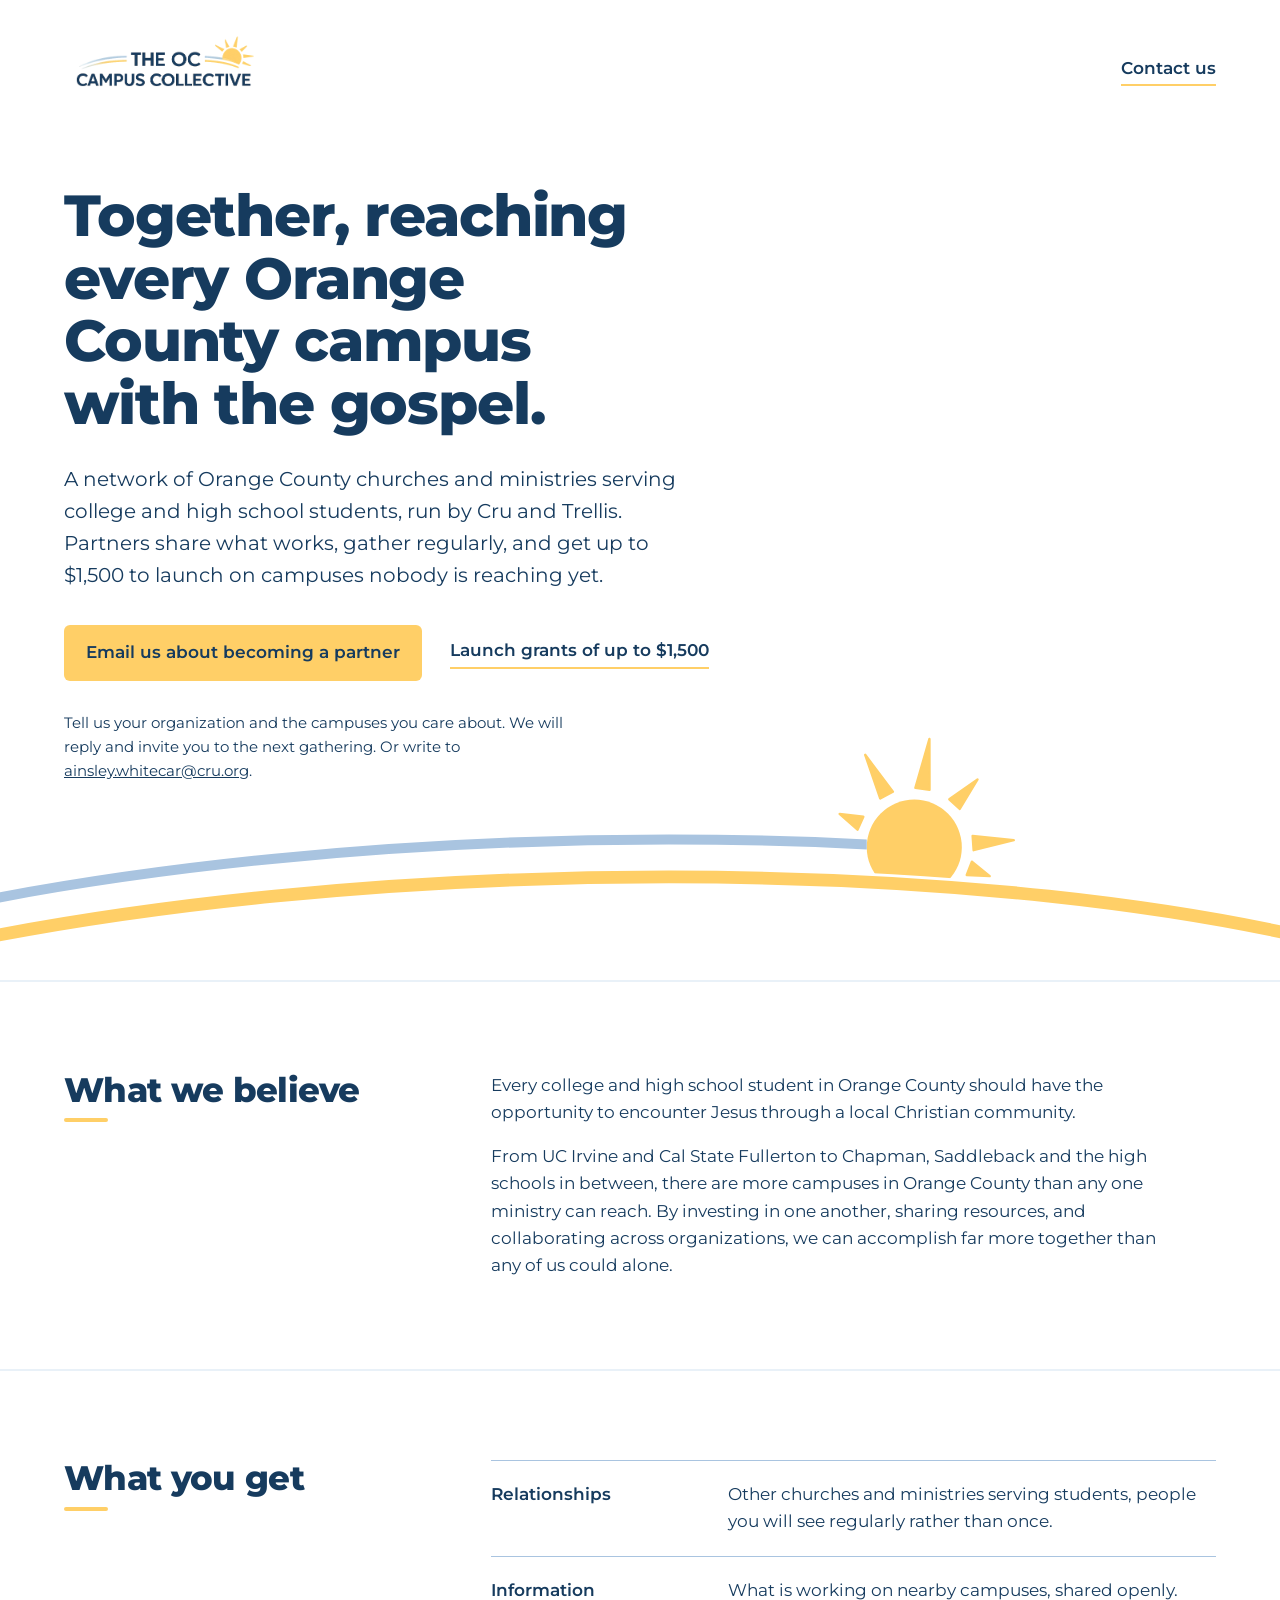
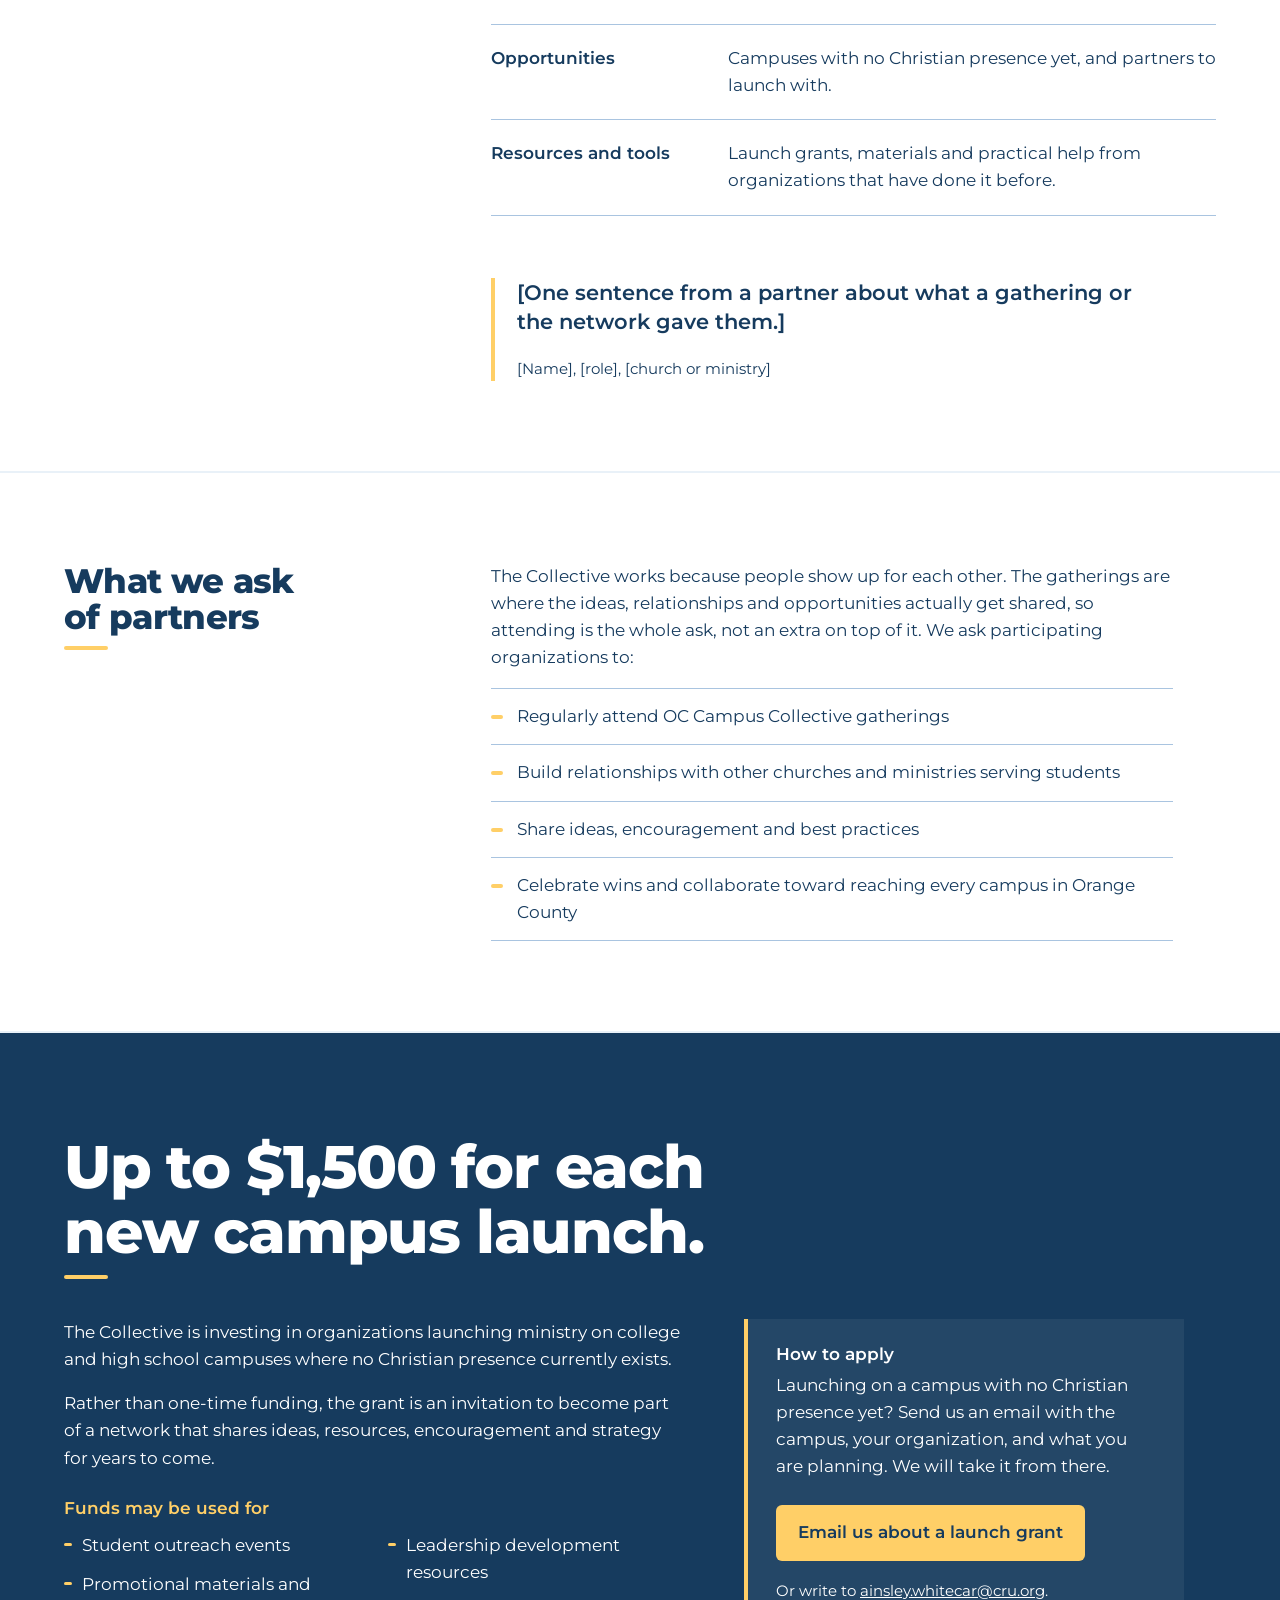
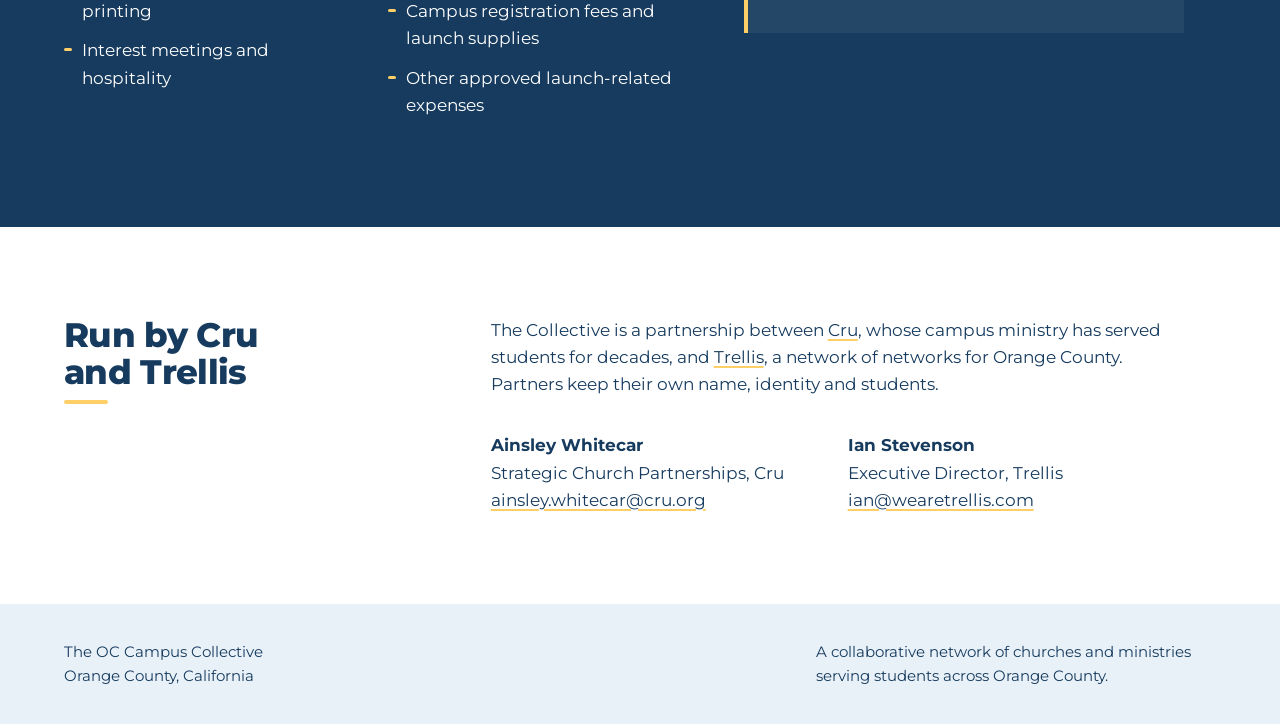
<file: index.html>
<!doctype html>
<html lang="en">
<head>
  <meta charset="utf-8">
  <meta name="viewport" content="width=device-width, initial-scale=1">
  <title>The OC Campus Collective</title>
  <meta name="description" content="A network of churches and ministries reaching every Orange County college and high school campus with the gospel. Run by Cru and Trellis.">

  <!-- Site URL: update this base once the final domain is set (it appears in canonical, og:url and og:image). -->
  <link rel="canonical" href="https://oc-campus-collective-web.vercel.app/">
  <meta property="og:type" content="website">
  <meta property="og:site_name" content="The OC Campus Collective">
  <meta property="og:title" content="The OC Campus Collective">
  <meta property="og:description" content="Together, reaching every Orange County campus with the gospel. A network of churches and ministries serving students, run by Cru and Trellis.">
  <meta property="og:url" content="https://oc-campus-collective-web.vercel.app/">
  <meta property="og:image" content="https://oc-campus-collective-web.vercel.app/assets/og.png">
  <meta property="og:image:width" content="1200">
  <meta property="og:image:height" content="630">
  <meta property="og:image:alt" content="The OC Campus Collective. Together, reaching every Orange County campus with the gospel.">
  <meta property="og:locale" content="en_US">
  <meta name="twitter:card" content="summary_large_image">
  <meta name="twitter:title" content="The OC Campus Collective">
  <meta name="twitter:description" content="Together, reaching every Orange County campus with the gospel. A network of churches and ministries serving students, run by Cru and Trellis.">
  <meta name="twitter:image" content="https://oc-campus-collective-web.vercel.app/assets/og.png">
  <meta name="theme-color" content="#163b5e">
  <meta name="robots" content="index, follow">

  <link rel="icon" href="assets/favicon.svg" type="image/svg+xml">
  <link rel="apple-touch-icon" href="assets/apple-touch-icon.png">
  <link rel="preconnect" href="https://fonts.googleapis.com">
  <link rel="preconnect" href="https://fonts.gstatic.com" crossorigin>
  <link href="https://fonts.googleapis.com/css2?family=Montserrat:wght@400;600;800&display=swap" rel="stylesheet">
  <link rel="stylesheet" href="styles.css">
</head>
<body>

<header class="top">
  <a class="brand" href="#">
    <img src="assets/logo.png" alt="The OC Campus Collective" width="204" height="97">
  </a>
  <a class="top-link" href="mailto:ainsley.whitecar@cru.org">Contact us</a>
</header>

<main>

  <section class="hero">
    <div class="hero-text">
      <h1>Together, reaching every Orange County campus with the gospel.</h1>
      <p class="lede">A network of Orange County churches and ministries serving college and high school students, run by Cru and Trellis. Partners share what works, gather regularly, and get up to $1,500 to launch on campuses nobody is reaching yet.</p>
      <div class="actions">
        <a class="button" href="mailto:ainsley.whitecar@cru.org?subject=Joining%20the%20OC%20Campus%20Collective&amp;body=Hello%2C%0A%0AOur%20organization%3A%20%0ACampuses%20we%20care%20about%3A%20%0AA%20little%20about%20our%20current%20work%20with%20students%3A%20%0A%0AThanks%2C%0A">Email us about becoming a partner</a>
        <a class="link" href="#grant">Launch grants of up to $1,500</a>
      </div>
      <p class="how">Tell us your organization and the campuses you care about. We will reply and invite you to the next gathering. Or write to <a href="mailto:ainsley.whitecar@cru.org">ainsley.whitecar@cru.org</a>.</p>
    </div>
    <svg class="sunrise" viewBox="0 -40 1400 300" aria-hidden="true" focusable="false">
<defs>
  <clipPath id="sunclip"><path d="M-100 221.2 C 392 109.2, 1092 109.2, 1500 221.2 L 1500 -200 L -100 -200 Z"/></clipPath>
  <clipPath id="blueclip"><rect x="-100" y="-200" width="1048" height="1000"/></clipPath>
</defs>
<g clip-path="url(#sunclip)">
  <circle cx="1000" cy="114.4" r="52" fill="#ffcf67"/>
</g>
<polygon points="937.9,95.3 918.3,78.1 944.3,81.1" fill="#ffcf67" stroke="#ffcf67" stroke-width="2.6" stroke-linejoin="round"/>
<polygon points="962.8,61.2 946.3,13.4 976.6,53.8" fill="#ffcf67" stroke="#ffcf67" stroke-width="2.6" stroke-linejoin="round"/>
<polygon points="1001.2,49.5 1016.6,-4.0 1016.7,51.7" fill="#ffcf67" stroke="#ffcf67" stroke-width="2.6" stroke-linejoin="round"/>
<polygon points="1038.3,62.0 1069.2,40.3 1049.7,72.6" fill="#ffcf67" stroke="#ffcf67" stroke-width="2.6" stroke-linejoin="round"/>
<polygon points="1063.8,102.2 1108.9,106.8 1064.9,117.7" fill="#ffcf67" stroke="#ffcf67" stroke-width="2.6" stroke-linejoin="round"/>
<polygon points="1063.0,130.3 1082.5,146.1 1057.4,144.8" fill="#ffcf67" stroke="#ffcf67" stroke-width="2.6" stroke-linejoin="round"/>
<path d="M-100 190 C 392 78, 1092 78, 1500 190" fill="none" stroke="#a9c4e0" stroke-width="11" stroke-linecap="round" clip-path="url(#blueclip)"/>
<path d="M-100 231 C 392 119, 1092 119, 1500 231" fill="none" stroke="#ffcf67" stroke-width="14" stroke-linecap="round"/>
    </svg>
  </section>

  <section class="row">
    <h2>What we believe</h2>
    <div class="body">
      <p>Every college and high school student in Orange County should have the opportunity to encounter Jesus through a local Christian community.</p>
      <p>From UC Irvine and Cal State Fullerton to Chapman, Saddleback and the high schools in between, there are more campuses in Orange County than any one ministry can reach. By investing in one another, sharing resources, and collaborating across organizations, we can accomplish far more together than any of us could alone.</p>
    </div>
  </section>

  <section class="row">
    <h2>What you get</h2>
    <dl class="offers">
      <div>
        <dt>Relationships</dt>
        <dd>Other churches and ministries serving students, people you will see regularly rather than once.</dd>
      </div>
      <div>
        <dt>Information</dt>
        <dd>What is working on nearby campuses, shared openly.</dd>
      </div>
      <div>
        <dt>Opportunities</dt>
        <dd>Campuses with no Christian presence yet, and partners to launch with.</dd>
      </div>
      <div>
        <dt>Resources and tools</dt>
        <dd>Launch grants, materials and practical help from organizations that have done it before.</dd>
      </div>
    </dl>
    <!-- PLACEHOLDER: replace with a real partner quote from Ainsley, or delete this blockquote. Never invent one. -->
    <blockquote class="quote">
      <p>[One sentence from a partner about what a gathering or the network gave them.]</p>
      <footer>[Name], [role], [church or ministry]</footer>
    </blockquote>
  </section>

  <section class="row">
    <h2>What we ask of partners</h2>
    <div class="body">
      <p>The Collective works because people show up for each other. The gatherings are where the ideas, relationships and opportunities actually get shared, so attending is the whole ask, not an extra on top of it. We ask participating organizations to:</p>
      <ul class="asks">
        <li>Regularly attend OC Campus Collective gatherings</li>
        <li>Build relationships with other churches and ministries serving students</li>
        <li>Share ideas, encouragement and best practices</li>
        <li>Celebrate wins and collaborate toward reaching every campus in Orange County</li>
      </ul>
    </div>
  </section>

  <section class="band" id="grant">
    <div class="band-inner">
      <h2>Up to $1,500 for each new campus launch.</h2>
      <div class="band-cols">
        <div>
          <p>The Collective is investing in organizations launching ministry on college and high school campuses where no Christian presence currently exists.</p>
          <p>Rather than one-time funding, the grant is an invitation to become part of a network that shares ideas, resources, encouragement and strategy for years to come.</p>
          <h3>Funds may be used for</h3>
          <ul class="uses">
            <li>Student outreach events</li>
            <li>Promotional materials and printing</li>
            <li>Interest meetings and hospitality</li>
            <li>Leadership development resources</li>
            <li>Campus registration fees and launch supplies</li>
            <li>Other approved launch-related expenses</li>
          </ul>
        </div>
        <aside class="apply">
          <h3>How to apply</h3>
          <p>Launching on a campus with no Christian presence yet? Send us an email with the campus, your organization, and what you are planning. We will take it from there.</p>
          <a class="button button-light" href="mailto:ainsley.whitecar@cru.org?subject=Launch%20grant%20for%20a%20new%20campus&amp;body=Hello%2C%0A%0AThe%20campus%3A%20%0AOur%20organization%3A%20%0AWhat%20we%20are%20planning%3A%20%0A%0AThanks%2C%0A">Email us about a launch grant</a>
          <p class="how">Or write to <a href="mailto:ainsley.whitecar@cru.org">ainsley.whitecar@cru.org</a>.</p>
        </aside>
      </div>
    </div>
  </section>

  <section class="row partners">
    <h2>Run by Cru and Trellis</h2>
    <div class="body">
      <p>The Collective is a partnership between <a href="https://www.cru.org/us/en/connect/ministry/campus.html">Cru</a>, whose campus ministry has served students for decades, and <a href="https://www.wearetrellis.com">Trellis</a>, a network of networks for Orange County. Partners keep their own name, identity and students.</p>
      <div class="contacts">
        <p><strong>Ainsley Whitecar</strong><br>Strategic Church Partnerships, Cru<br><a href="mailto:ainsley.whitecar@cru.org">ainsley.whitecar@cru.org</a></p>
        <p><strong>Ian Stevenson</strong><br>Executive Director, Trellis<br><a href="mailto:ian@wearetrellis.com">ian@wearetrellis.com</a></p>
      </div>
    </div>
  </section>

</main>

<footer class="foot">
  <p>The OC Campus Collective<br>Orange County, California</p>
  <p>A collaborative network of churches and ministries serving students across Orange County.</p>
</footer>

</body>
</html>
</file>
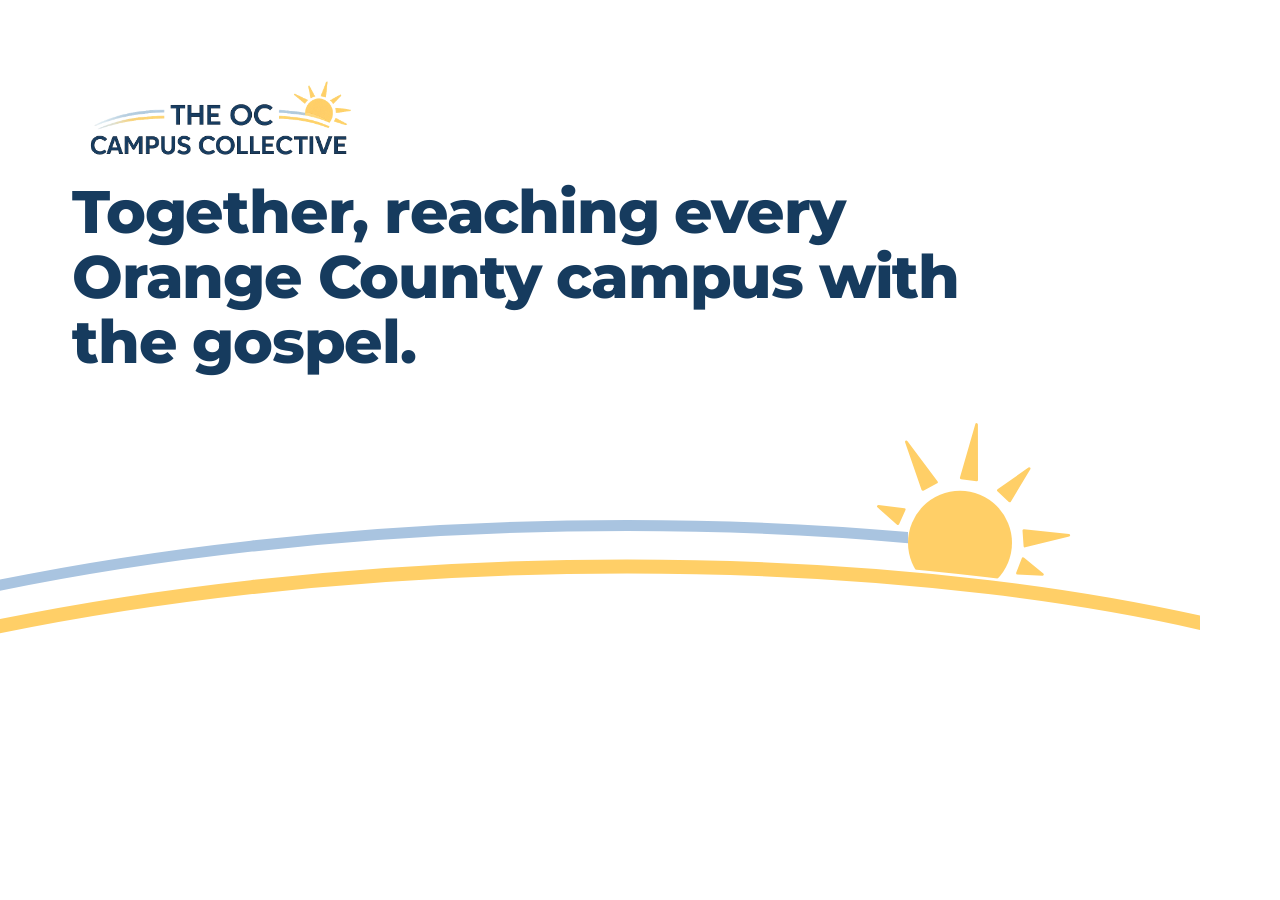
<file: tools/og-template.html>
<!doctype html><html><head><meta charset="utf-8">
<link href="https://fonts.googleapis.com/css2?family=Montserrat:wght@400;800&display=swap" rel="stylesheet">
<style>
html,body{margin:0}
body{width:1200px;height:630px;background:#fff;font-family:Montserrat,sans-serif;color:#163b5e;position:relative;overflow:hidden}
.logo{position:absolute;left:72px;top:60px;width:300px}
h1{position:absolute;left:72px;top:180px;margin:0;font-size:60px;line-height:1.08;letter-spacing:-.02em;font-weight:800;max-width:900px}
p{position:absolute;left:72px;top:432px;margin:0;font-size:26px;max-width:640px;line-height:1.4}
svg{position:absolute;left:0;bottom:-40px;width:1200px;height:auto}
</style></head><body>
<img class="logo" src="../assets/logo.png">
<h1>Together, reaching every Orange County campus with the gospel.</h1>
<svg viewBox="0 -40 1200 270">
<defs>
  <clipPath id="sunclip"><path d="M-100 199.2 C 336 89.2, 936 89.2, 1300 199.2 L 1300 -200 L -100 -200 Z"/></clipPath>
  <clipPath id="blueclip"><rect x="-100" y="-200" width="1008" height="1000"/></clipPath>
</defs>
<g clip-path="url(#sunclip)">
  <circle cx="960" cy="102.8" r="52" fill="#ffcf67"/>
</g>
<polygon points="897.9,83.7 878.3,66.4 904.3,69.5" fill="#ffcf67" stroke="#ffcf67" stroke-width="2.6" stroke-linejoin="round"/>
<polygon points="922.8,49.5 906.3,1.8 936.6,42.2" fill="#ffcf67" stroke="#ffcf67" stroke-width="2.6" stroke-linejoin="round"/>
<polygon points="961.2,37.9 976.6,-15.6 976.7,40.0" fill="#ffcf67" stroke="#ffcf67" stroke-width="2.6" stroke-linejoin="round"/>
<polygon points="998.3,50.3 1029.2,28.6 1009.7,61.0" fill="#ffcf67" stroke="#ffcf67" stroke-width="2.6" stroke-linejoin="round"/>
<polygon points="1023.8,90.5 1068.9,95.2 1024.9,106.1" fill="#ffcf67" stroke="#ffcf67" stroke-width="2.6" stroke-linejoin="round"/>
<polygon points="1023.0,118.6 1042.5,134.5 1017.4,133.2" fill="#ffcf67" stroke="#ffcf67" stroke-width="2.6" stroke-linejoin="round"/>
<path d="M-100 168 C 336 58, 936 58, 1300 168" fill="none" stroke="#a9c4e0" stroke-width="11" stroke-linecap="round" clip-path="url(#blueclip)"/>
<path d="M-100 209 C 336 99, 936 99, 1300 209" fill="none" stroke="#ffcf67" stroke-width="14" stroke-linecap="round"/>
</svg>
</body></html>
</file>
<file: styles.css>
:root {
  --navy: #163b5e;
  --sun: #ffcf67;
  --sky: #e9f1f8;
  --haze: #a9c4e0;
  --paper: #ffffff;
  --measure: 62ch;
  --gutter: clamp(20px, 5vw, 72px);
}

* { box-sizing: border-box; }

html { -webkit-text-size-adjust: 100%; }

body {
  margin: 0;
  background: var(--paper);
  color: var(--navy);
  font-family: Montserrat, "Segoe UI", system-ui, sans-serif;
  font-size: 17px;
  line-height: 1.6;
}

a { color: inherit; }
a:focus-visible, .button:focus-visible {
  outline: 3px solid var(--sun);
  outline-offset: 3px;
}

p { margin: 0 0 1em; max-width: var(--measure); }
p:last-child { margin-bottom: 0; }

h1, h2, h3 {
  margin: 0;
  font-weight: 800;
  line-height: 1.08;
  letter-spacing: -0.02em;
  text-wrap: balance;
}

h2 {
  font-size: clamp(26px, 3vw, 34px);
  padding-bottom: 14px;
  position: relative;
}
h2::after {
  content: "";
  position: absolute;
  left: 0; bottom: 0;
  width: 44px; height: 4px;
  background: var(--sun);
  border-radius: 2px;
}

h3 {
  font-size: 17px;
  font-weight: 600;
  letter-spacing: 0;
  margin: 1.6em 0 0.5em;
}

/* Header */
.top {
  display: flex;
  align-items: center;
  justify-content: space-between;
  gap: 24px;
  padding: 22px var(--gutter);
}
.brand img { display: block; width: 204px; height: auto; }
.top-link {
  font-weight: 600;
  text-decoration: none;
  border-bottom: 2px solid var(--sun);
  padding-bottom: 2px;
}
.top-link:hover { border-bottom-color: var(--navy); }

/* Hero */
.hero {
  padding: clamp(16px, 3.5vw, 44px) 0 0;
  border-bottom: 2px solid var(--sky);
  overflow: hidden;
}
.hero-text { padding: 0 var(--gutter); }
.hero h1 {
  font-size: clamp(34px, 4.6vw, 58px);
  max-width: 16ch;
}
.lede {
  font-size: clamp(17px, 1.6vw, 20px);
  margin-top: 1.4em;
  max-width: 48ch;
}
.actions {
  display: flex;
  flex-wrap: wrap;
  align-items: center;
  gap: 18px 28px;
  margin: 2em 0 clamp(16px, 3vw, 36px);
}
.sunrise {
  display: block;
  width: 100%;
  height: auto;
  margin-top: -6%;
}

.button {
  display: inline-block;
  background: var(--sun);
  color: var(--navy);
  font-weight: 600;
  text-decoration: none;
  padding: 14px 22px;
  border-radius: 6px;
  min-height: 44px;
}
.button:hover { background: #f7c24d; }
.link {
  font-weight: 600;
  text-decoration: none;
  border-bottom: 2px solid var(--sun);
  padding-bottom: 2px;
}
.link:hover { border-bottom-color: var(--navy); }

/* Label / content rows */
.row {
  display: grid;
  grid-template-columns: minmax(0, 4fr) minmax(0, 8fr);
  gap: 28px var(--gutter);
  padding: clamp(44px, 7vw, 96px) var(--gutter);
  border-bottom: 2px solid var(--sky);
}
.row h2 { align-self: start; }
.row:last-of-type { border-bottom: 0; }

.asks {
  list-style: none;
  margin: 0.5em 0 0;
  padding: 0;
  max-width: var(--measure);
}
.asks li {
  padding: 14px 0 14px 26px;
  border-top: 1px solid var(--haze);
  position: relative;
}
.asks li:last-child { border-bottom: 1px solid var(--haze); }
.asks li::before {
  content: "";
  position: absolute;
  left: 0; top: 26px;
  width: 12px; height: 4px;
  background: var(--sun);
  border-radius: 2px;
}

/* Grant band */
.band {
  background: var(--navy);
  color: var(--paper);
  padding: clamp(48px, 8vw, 110px) var(--gutter);
}
.band-inner { max-width: 1120px; }
.band h2 {
  font-size: clamp(32px, 5vw, 60px);
  max-width: 16ch;
  margin-bottom: 40px;
}
.band-cols {
  display: grid;
  grid-template-columns: minmax(0, 7fr) minmax(0, 5fr);
  gap: 40px var(--gutter);
  align-items: start;
}
.band h3 { color: var(--sun); }
.uses {
  margin: 0;
  padding: 0;
  list-style: none;
  columns: 2;
  column-gap: 32px;
  max-width: 60ch;
}
.uses li {
  break-inside: avoid;
  padding: 6px 0 6px 18px;
  position: relative;
}
.uses li::before {
  content: "";
  position: absolute;
  left: 0; top: 17px;
  width: 8px; height: 3px;
  background: var(--sun);
  border-radius: 2px;
}
.apply {
  background: rgba(255,255,255,0.06);
  border-left: 4px solid var(--sun);
  padding: 26px 28px 30px;
}
.apply h3 { margin-top: 0; color: var(--paper); }
.apply .button { margin-top: 8px; }
.button-light { background: var(--sun); }
.band a:not(.button):focus-visible { outline-color: var(--sun); }

/* Offers */
.offers {
  margin: 0;
  display: grid;
  gap: 0;
}
.offers > div {
  display: grid;
  grid-template-columns: minmax(0, 3fr) minmax(0, 7fr);
  gap: 8px 28px;
  padding: 20px 0;
  border-top: 1px solid var(--haze);
}
.offers > div:last-child { border-bottom: 1px solid var(--haze); }
.offers dt { font-weight: 600; }
.offers dd { margin: 0; max-width: 52ch; }

/* Partners */
.partners a { text-decoration-color: var(--sun); text-decoration-thickness: 2px; text-underline-offset: 3px; }
.contacts {
  display: flex;
  flex-wrap: wrap;
  gap: 24px 64px;
  margin-top: 2em;
}
.contacts p { margin: 0; }

/* Footer */
.foot {
  background: var(--sky);
  padding: 36px var(--gutter);
  display: flex;
  flex-wrap: wrap;
  justify-content: space-between;
  gap: 16px 40px;
  font-size: 15px;
}
.foot p { margin: 0; max-width: 40ch; }

@media (max-width: 820px) {
  .row, .band-cols, .offers > div {
    grid-template-columns: minmax(0, 1fr);
  }
  .actions { margin-bottom: 28px; }
  .sunrise { width: 200%; margin-left: -100%; margin-top: 0; }
  .row { gap: 20px; }
  .uses { columns: 1; }
  .brand img { width: 160px; }
  .offers dd { margin-top: -4px; }
}

@media (prefers-reduced-motion: no-preference) {
  .button, .link, .top-link { transition: background-color .15s, border-color .15s; }
}

/* Notes under buttons */
.how {
  font-size: 15px;
  max-width: 52ch;
  margin-top: -0.4em;
  margin-bottom: clamp(16px, 3vw, 36px);
}
.hero .how { color: var(--navy); }
.apply .how { margin: 1.2em 0 0; }
.apply .how a { color: var(--paper); }

/* Partner quote */
.quote {
  margin: 2em 0 0;
  padding-left: 22px;
  border-left: 4px solid var(--sun);
  max-width: var(--measure);
}
.quote p { font-size: clamp(18px, 1.7vw, 21px); font-weight: 600; line-height: 1.4; }
.quote footer { margin-top: 0.6em; font-size: 15px; }
.row > .quote { grid-column: 2; }
@media (max-width: 820px) { .row > .quote { grid-column: 1; } }
</file>
